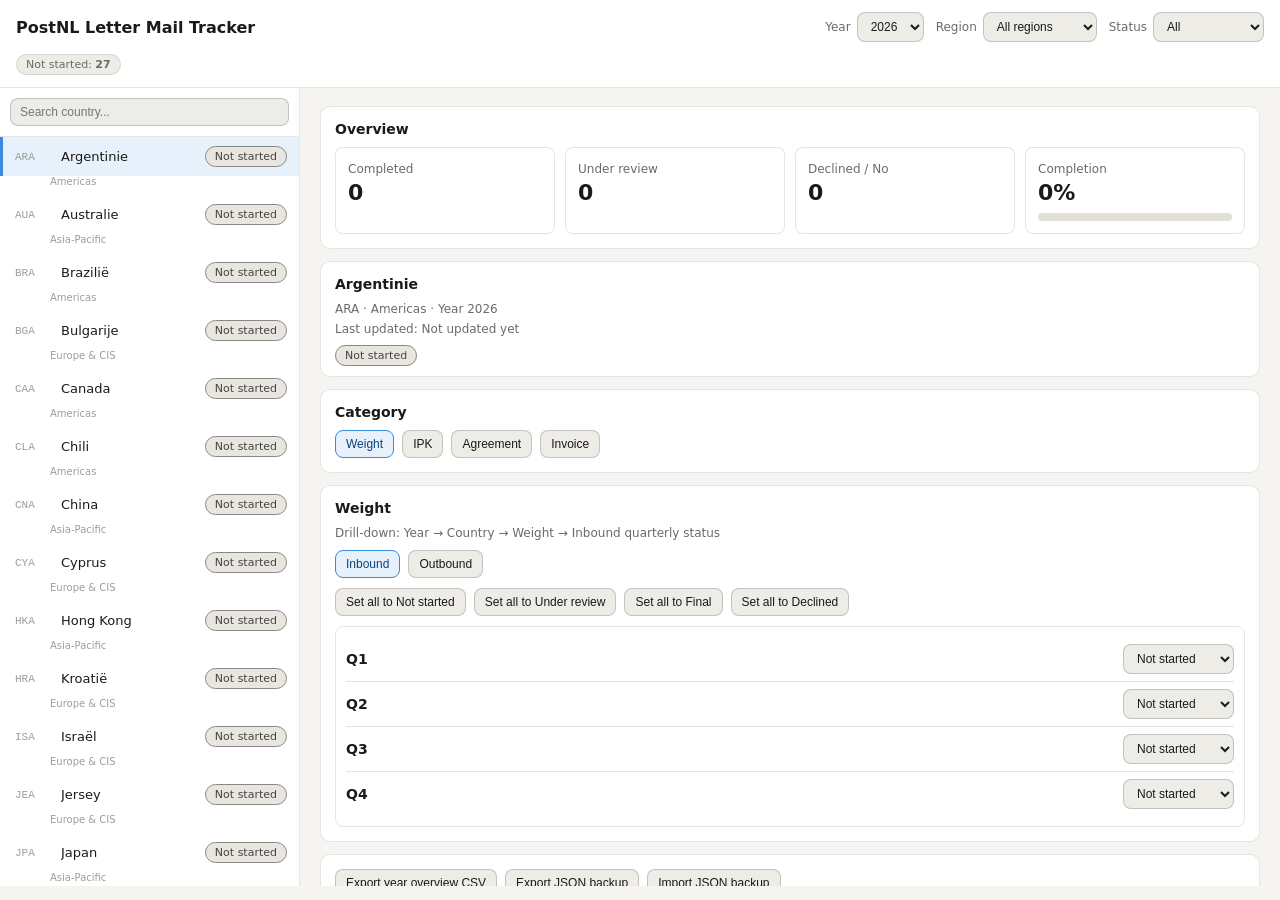
<file: index.html>
<!DOCTYPE html>
<html lang="en">
<head>
  <meta charset="UTF-8">
  <meta name="viewport" content="width=device-width, initial-scale=1.0">
  <title>PostNL Letter Mail Tracker</title>
  <link rel="stylesheet" href="./styles/styles.css">
</head>
<body>
  <div class="topbar">
    <h1>PostNL Letter Mail Tracker</h1>
    <div class="ctrl">
      <label for="year-sel">Year</label>
      <select id="year-sel" class="sel"></select>
    </div>
    <div class="ctrl">
      <label for="region-filter">Region</label>
      <select id="region-filter" class="sel"></select>
    </div>
    <div class="ctrl">
      <label for="status-filter">Status</label>
      <select id="status-filter" class="sel"></select>
    </div>
    <div class="sum-chips" id="sum-chips"></div>
  </div>

  <div class="main">
    <aside class="sidebar">
      <div class="sidebar-search">
        <input class="txt" id="search-box" type="text" placeholder="Search country...">
      </div>
      <div class="sidebar-scroll" id="sidebar-list"></div>
    </aside>
    <main class="detail" id="detail-panel"></main>
  </div>

  <script type="module" src="./js/app.js"></script>
</body>
</html>
</file>
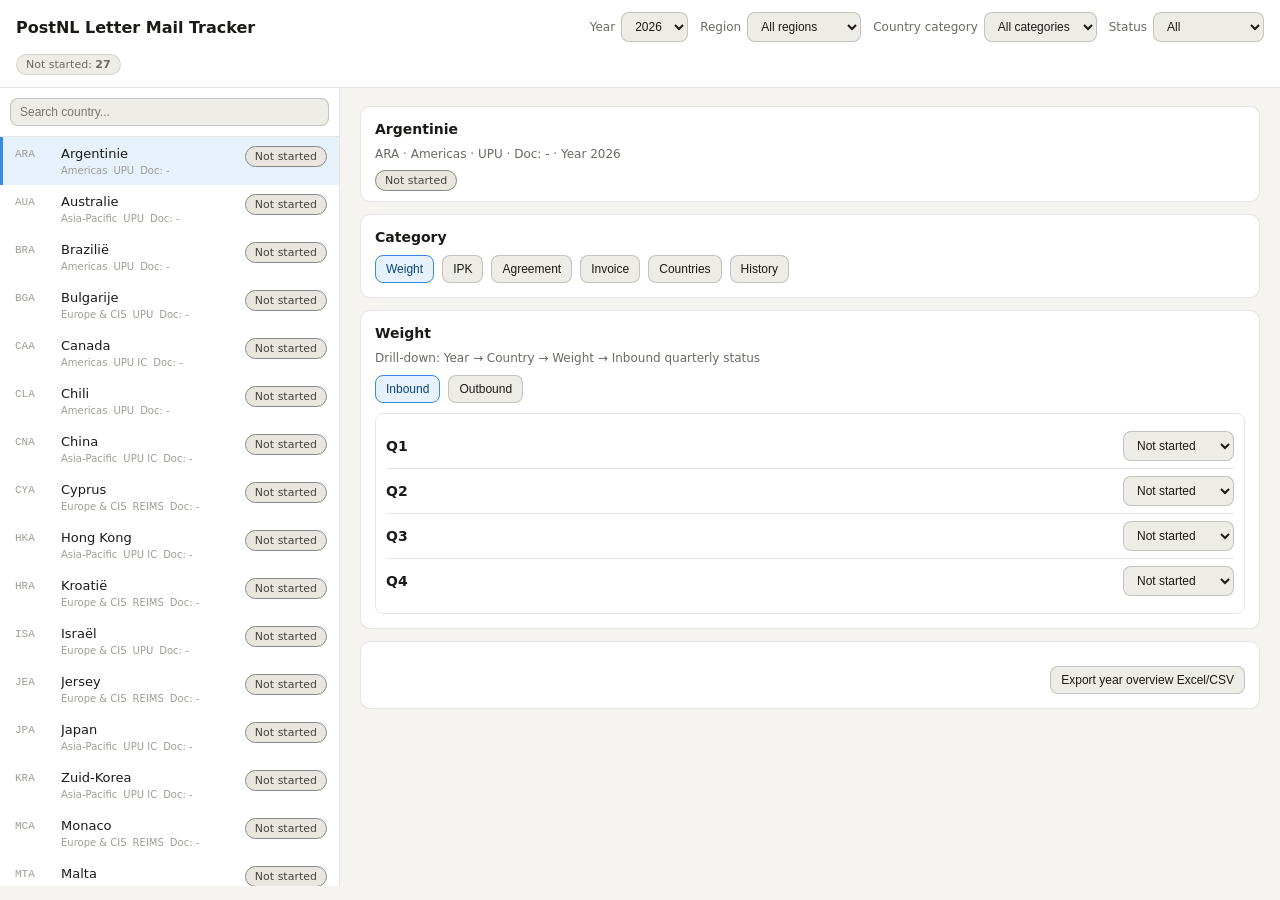
<file: postnl_ipk_tracker.html>
<!DOCTYPE html>
<html lang="en">
<head>
<meta charset="UTF-8">
<meta name="viewport" content="width=device-width, initial-scale=1.0">
<title>PostNL Letter Mail Tracker</title>
<style>
  :root {
    --bg: #f5f4f0; --bg2: #ffffff; --bg3: #eeece6;
    --border: rgba(0,0,0,.1); --border2: rgba(0,0,0,.18);
    --text: #1a1a18; --text2: #6b6a65; --text3: #9e9d97;
    --radius: 8px;
  }
  * { box-sizing: border-box; margin: 0; padding: 0; }
  body { font-family: "Segoe UI", system-ui, sans-serif; background: var(--bg); color: var(--text); font-size: 14px; }
  .topbar { background: var(--bg2); border-bottom: 1px solid var(--border); padding: 12px 16px; display: flex; gap: 12px; align-items: center; flex-wrap: wrap; }
  .topbar h1 { font-size: 16px; margin-right: auto; }
  .ctrl { display: flex; align-items: center; gap: 6px; }
  .ctrl label { font-size: 12px; color: var(--text2); }
  .sel, .txt, .area {
    border: 1px solid var(--border2); border-radius: var(--radius);
    background: var(--bg3); color: var(--text); padding: 6px 9px; font-size: 12px;
  }
  .sum-chips { display: flex; gap: 6px; flex-wrap: wrap; width: 100%; }
  .chip { font-size: 11px; border: 1px solid var(--border); background: var(--bg3); color: var(--text2); border-radius: 20px; padding: 3px 9px; }

  .main { display: flex; height: calc(100vh - 102px); }
  .sidebar { width: 340px; min-width: 340px; border-right: 1px solid var(--border); background: var(--bg2); display: flex; flex-direction: column; }
  .sidebar-search { padding: 10px; border-bottom: 1px solid var(--border); }
  .sidebar-search input { width: 100%; }
  .sidebar-scroll { overflow-y: auto; flex: 1; }
  .country-row { display: flex; align-items: flex-start; gap: 8px; padding: 9px 12px; cursor: pointer; border-left: 3px solid transparent; }
  .country-row:hover { background: var(--bg3); }
  .country-row.active { border-left-color: #378add; background: #e6f1fb; }
  .c-code { width: 38px; color: var(--text3); font-size: 11px; font-family: Consolas, "Courier New", monospace; padding-top: 2px; }
  .c-main { flex: 1; min-width: 0; }
  .c-name { font-size: 13px; white-space: nowrap; overflow: hidden; text-overflow: ellipsis; }
  .c-meta { display: flex; gap: 6px; flex-wrap: wrap; margin-top: 4px; }
  .c-sub { font-size: 10px; color: var(--text3); }
  .detail { flex: 1; padding: 18px 20px; overflow-y: auto; }
  .section { border: 1px solid var(--border); background: var(--bg2); border-radius: 10px; padding: 14px; margin-bottom: 12px; }
  .section h2 { font-size: 14px; margin-bottom: 10px; }
  .tabs, .subtabs { display: flex; gap: 8px; flex-wrap: wrap; }
  .tab, .subtab, .btn {
    border: 1px solid var(--border2); border-radius: var(--radius);
    background: var(--bg3); color: var(--text); padding: 6px 10px; font-size: 12px; cursor: pointer;
  }
  .tab.active, .subtab.active { background: #e6f1fb; border-color: #378add; color: #0c447c; }
  .grid { display: grid; grid-template-columns: repeat(2, minmax(0, 1fr)); gap: 10px; }
  .item { border: 1px solid var(--border); border-radius: var(--radius); padding: 10px; }
  .item-title { font-size: 12px; color: var(--text2); margin-bottom: 6px; }
  .kv { display: flex; gap: 8px; align-items: center; justify-content: space-between; padding: 7px 0; border-bottom: 1px solid var(--border); }
  .kv:last-child { border-bottom: 0; }
  .badge { font-size: 11px; border-radius: 20px; padding: 3px 9px; border: 1px solid transparent; white-space: nowrap; }
  .b-not-started { background: #e8e6df; color: #444; border-color: #888; }
  .b-under-review { background: #faeeda; color: #633806; border-color: #ba7517; }
  .b-final { background: #eaf3de; color: #27500a; border-color: #639922; }
  .b-declined { background: #fcebeb; color: #791f1f; border-color: #e24b4a; }
  .b-yes { background: #eaf3de; color: #27500a; border-color: #639922; }
  .b-no { background: #fcebeb; color: #791f1f; border-color: #e24b4a; }
  .muted { color: var(--text2); font-size: 12px; }
  .empty { color: var(--text3); font-style: italic; }
  .export-row { margin-top: 10px; display: flex; justify-content: flex-end; gap: 8px; flex-wrap: wrap; }
  .table-wrap { overflow-x: auto; }
  table { width: 100%; border-collapse: collapse; }
  th, td { border-bottom: 1px solid var(--border); padding: 8px; text-align: left; font-size: 12px; vertical-align: top; }
  th { color: var(--text2); background: var(--bg3); }
  .mini-btn {
    border: 1px solid var(--border2); border-radius: 6px; background: var(--bg3);
    padding: 4px 8px; font-size: 11px; cursor: pointer;
  }
</style>
</head>
<body>
<div class="topbar">
  <h1>PostNL Letter Mail Tracker</h1>
  <div class="ctrl">
    <label for="year-sel">Year</label>
    <select id="year-sel" class="sel" onchange="onYearChange(this.value)"></select>
  </div>
  <div class="ctrl">
    <label for="region-filter">Region</label>
    <select id="region-filter" class="sel" onchange="renderAll()"></select>
  </div>
  <div class="ctrl">
    <label for="category-filter">Country category</label>
    <select id="category-filter" class="sel" onchange="renderAll()"></select>
  </div>
  <div class="ctrl">
    <label for="status-filter">Status</label>
    <select id="status-filter" class="sel" onchange="renderAll()">
      <option>All</option>
      <option>Not started</option>
      <option>Under review</option>
      <option>Final</option>
      <option>Declined</option>
      <option>Yes</option>
      <option>No</option>
    </select>
  </div>
  <div class="sum-chips" id="sum-chips"></div>
</div>

<div class="main">
  <aside class="sidebar">
    <div class="sidebar-search">
      <input class="txt" id="search-box" type="text" placeholder="Search country..." oninput="renderAll()">
    </div>
    <div class="sidebar-scroll" id="sidebar-list"></div>
  </aside>
  <main class="detail" id="detail-panel"></main>
</div>

<script>
const CURRENT_USER = 'Elham6461';

const INITIAL_COUNTRIES = [
  {code:'ARA',name:'Argentinie',note:'',region:'Americas',category:'UPU',documentCode:'',extraField1:'',extraField2:''},
  {code:'AUA',name:'Australie',note:'',region:'Asia-Pacific',category:'UPU',documentCode:'',extraField1:'',extraField2:''},
  {code:'BRA',name:'Brazilië',note:'',region:'Americas',category:'UPU',documentCode:'',extraField1:'',extraField2:''},
  {code:'BGA',name:'Bulgarije',note:'',region:'Europe & CIS',category:'UPU',documentCode:'',extraField1:'',extraField2:''},
  {code:'CAA',name:'Canada',note:'',region:'Americas',category:'UPU IC',documentCode:'',extraField1:'',extraField2:''},
  {code:'CLA',name:'Chili',note:'',region:'Americas',category:'UPU',documentCode:'',extraField1:'',extraField2:''},
  {code:'CNA',name:'China',note:'',region:'Asia-Pacific',category:'UPU IC',documentCode:'',extraField1:'',extraField2:''},
  {code:'CYA',name:'Cyprus',note:'',region:'Europe & CIS',category:'REIMS',documentCode:'',extraField1:'',extraField2:''},
  {code:'HKA',name:'Hong Kong',note:'',region:'Asia-Pacific',category:'UPU IC',documentCode:'',extraField1:'',extraField2:''},
  {code:'HRA',name:'Kroatië',note:'e53 IPEP',region:'Europe & CIS',category:'REIMS',documentCode:'',extraField1:'',extraField2:''},
  {code:'ISA',name:'Israël',note:'',region:'Europe & CIS',category:'UPU',documentCode:'',extraField1:'',extraField2:''},
  {code:'JEA',name:'Jersey',note:'excl GBHATA',region:'Europe & CIS',category:'REIMS',documentCode:'',extraField1:'',extraField2:''},
  {code:'JPA',name:'Japan',note:'',region:'Asia-Pacific',category:'UPU IC',documentCode:'',extraField1:'',extraField2:''},
  {code:'KRA',name:'Zuid-Korea',note:'',region:'Asia-Pacific',category:'UPU IC',documentCode:'',extraField1:'',extraField2:''},
  {code:'MCA',name:'Monaco',note:'',region:'Europe & CIS',category:'REIMS',documentCode:'',extraField1:'',extraField2:''},
  {code:'MTA',name:'Malta',note:'',region:'Europe & CIS',category:'REIMS',documentCode:'',extraField1:'',extraField2:''},
  {code:'MXA',name:'Mexico',note:'',region:'Americas',category:'UPU',documentCode:'',extraField1:'',extraField2:''},
  {code:'MYA',name:'Maleisië',note:'',region:'Asia-Pacific',category:'UPU IC',documentCode:'',extraField1:'',extraField2:''},
  {code:'NZA',name:'New Zealand',note:'',region:'Asia-Pacific',category:'UPU',documentCode:'',extraField1:'',extraField2:''},
  {code:'RUA',name:'Rusland',note:'',region:'Europe & CIS',category:'UPU',documentCode:'',extraField1:'',extraField2:''},
  {code:'SGA',name:'Singapore',note:'',region:'Asia-Pacific',category:'UPU IC',documentCode:'',extraField1:'',extraField2:''},
  {code:'TRA',name:'Turkije',note:'',region:'Europe & CIS',category:'UPU',documentCode:'',extraField1:'',extraField2:''},
  {code:'TWA',name:'Taiwan',note:'',region:'Asia-Pacific',category:'UPU IC',documentCode:'',extraField1:'',extraField2:''},
  {code:'UKA',name:'Ukraine',note:'',region:'Europe & CIS',category:'UPU',documentCode:'',extraField1:'',extraField2:''},
  {code:'USA',name:'USA',note:'zonder IPEP',region:'Americas',category:'UPU IC',documentCode:'',extraField1:'',extraField2:''},
  {code:'VAA',name:'Vatican City',note:'geen sampling',region:'Europe & CIS',category:'REIMS',documentCode:'',extraField1:'',extraField2:''},
  {code:'ZAA',name:'Zuid-Afrika',note:'',region:'Africa',category:'UPU',documentCode:'',extraField1:'',extraField2:''}
];

const FLOW_STATUSES = ['Not started', 'Under review', 'Final', 'Declined'];
const YEARS = [String(new Date().getFullYear() - 1), String(new Date().getFullYear()), String(new Date().getFullYear() + 1)];
const CATEGORIES = ['Weight', 'IPK', 'Agreement', 'Invoice', 'Countries', 'History'];
const QUARTERS = ['Q1', 'Q2', 'Q3', 'Q4'];
const COUNTRY_CATEGORIES = ['REIMS', 'UPU', 'UPU IC', 'Other'];

let selectedYear = YEARS[1];
let countries = JSON.parse(JSON.stringify(INITIAL_COUNTRIES));
let selectedCountry = countries[0].code;
let activeCategory = 'Weight';
let activeDirection = 'Inbound';
let tracker = {};
let auditLog = [];

function defaultFlow() {
  return {Q1:'Not started', Q2:'Not started', Q3:'Not started', Q4:'Not started'};
}

function defaultRecord() {
  return {
    weight: {inbound: defaultFlow(), outbound: defaultFlow()},
    ipk: {inbound: defaultFlow(), outbound: defaultFlow()},
    agreement: {kg: 'No', uvcn73: 'No', cn6: 'No'},
    invoice: {status: 'Not started', note: ''}
  };
}

function getRecord(year, code) {
  if (!tracker[year]) tracker[year] = {};
  if (!tracker[year][code]) tracker[year][code] = defaultRecord();
  return tracker[year][code];
}

function getCountry(code) {
  return countries.find(c => c.code === code);
}

function addAuditEntry(countryCode, field, oldValue, newValue) {
  if (String(oldValue ?? '') === String(newValue ?? '')) return;
  auditLog.unshift({
    date: new Date().toISOString(),
    user: CURRENT_USER,
    countryCode,
    field,
    oldValue: oldValue ?? '',
    newValue: newValue ?? ''
  });
}

function toBadgeClass(status) {
  return 'b-' + status.toLowerCase().replace(/\s+/g, '-');
}

function summarizeFlow(flow) {
  const values = Object.values(flow);
  if (values.every(v => v === 'Not started')) return 'Not started';
  if (values.includes('Declined')) return 'Declined';
  if (values.includes('Under review')) return 'Under review';
  if (values.every(v => v === 'Final')) return 'Final';
  return 'Under review';
}

function summarizeAgreement(agreement) {
  return Object.values(agreement).every(v => v === 'Yes') ? 'Yes' : 'No';
}

function getContextStatus(record) {
  if (activeCategory === 'Weight') return summarizeFlow(record.weight[activeDirection.toLowerCase()]);
  if (activeCategory === 'IPK') return summarizeFlow(record.ipk[activeDirection.toLowerCase()]);
  if (activeCategory === 'Agreement') return summarizeAgreement(record.agreement);
  if (activeCategory === 'Countries' || activeCategory === 'History') return 'Not started';
  return record.invoice.status;
}

function onYearChange(year) {
  selectedYear = year;
  renderAll();
}

function setCategory(category) {
  activeCategory = category;
  if (category === 'Agreement' || category === 'Invoice' || category === 'Countries' || category === 'History') activeDirection = 'Inbound';
  renderAll();
}

function setDirection(direction) {
  activeDirection = direction;
  renderAll();
}

function updateQuarter(category, direction, quarter, value) {
  const record = getRecord(selectedYear, selectedCountry);
  const oldValue = record[category][direction][quarter];
  record[category][direction][quarter] = value;
  addAuditEntry(selectedCountry, `${category}.${direction}.${quarter}`, oldValue, value);
  renderAll();
}

function updateAgreement(key, value) {
  const record = getRecord(selectedYear, selectedCountry);
  const oldValue = record.agreement[key];
  record.agreement[key] = value;
  addAuditEntry(selectedCountry, `agreement.${key}`, oldValue, value);
  renderAll();
}

function updateInvoiceStatus(value) {
  const record = getRecord(selectedYear, selectedCountry);
  const oldValue = record.invoice.status;
  record.invoice.status = value;
  addAuditEntry(selectedCountry, 'invoice.status', oldValue, value);
  renderAll();
}

function updateInvoiceNote(value) {
  const record = getRecord(selectedYear, selectedCountry);
  const oldValue = record.invoice.note;
  record.invoice.note = value;
  addAuditEntry(selectedCountry, 'invoice.note', oldValue, value);
}

function updateCountryField(code, field, value) {
  const country = getCountry(code);
  if (!country) return;
  const normalizedValue = field === 'code' ? value.toUpperCase() : value;
  const oldValue = country[field] || '';
  if (field === 'code') {
    const newCode = normalizedValue.trim();
    if (!newCode) return;
    if (newCode !== code && getCountry(newCode)) {
      alert('Country code already exists.');
      renderAll();
      return;
    }
    country.code = newCode;
    Object.keys(tracker).forEach(year => {
      if (tracker[year] && tracker[year][code]) {
        tracker[year][newCode] = tracker[year][code];
        delete tracker[year][code];
      }
    });
    if (selectedCountry === code) selectedCountry = newCode;
  } else {
    country[field] = normalizedValue;
  }
  addAuditEntry(country.code, `country.${field}`, oldValue, normalizedValue);
  initControls();
  renderAll();
}

function addCountryRow() {
  const codeInput = prompt('Enter country code (example: DEA)');
  if (!codeInput) return;
  const code = codeInput.trim().toUpperCase();
  if (getCountry(code)) {
    alert('Country code already exists.');
    return;
  }
  const nameInput = prompt('Enter country name');
  if (!nameInput) return;
  const newCountry = {
    code,
    name: nameInput.trim(),
    note: '',
    region: 'Europe & CIS',
    category: 'Other',
    documentCode: '',
    extraField1: '',
    extraField2: ''
  };
  countries.push(newCountry);
  selectedCountry = newCountry.code;
  addAuditEntry(newCountry.code, 'country.created', '', JSON.stringify(newCountry));
  initControls();
  renderAll();
}

function removeCountryRow(code) {
  const country = getCountry(code);
  if (!country) return;
  if (!confirm(`Delete ${country.name} (${country.code})?`)) return;
  countries = countries.filter(c => c.code !== code);
  Object.keys(tracker).forEach(year => {
    if (tracker[year] && tracker[year][code]) delete tracker[year][code];
  });
  addAuditEntry(code, 'country.deleted', JSON.stringify(country), '');
  if (selectedCountry === code) {
    selectedCountry = countries[0] ? countries[0].code : '';
  }
  initControls();
  renderAll();
}

function parseCSVLine(line) {
  const result = [];
  let current = '';
  let inQuotes = false;
  for (let i = 0; i < line.length; i += 1) {
    const char = line[i];
    const nextChar = line[i + 1];
    if (char === '"') {
      if (inQuotes && nextChar === '"') {
        current += '"';
        i += 1;
      } else {
        inQuotes = !inQuotes;
      }
    } else if (char === ',' && !inQuotes) {
      result.push(current);
      current = '';
    } else {
      current += char;
    }
  }
  result.push(current);
  return result.map(value => value.trim());
}

function importCountriesFile(event) {
  const file = event.target.files && event.target.files[0];
  if (!file) return;
  const fileName = file.name.toLowerCase();
  if (!fileName.endsWith('.csv')) {
    alert('Please upload a CSV file. Excel can save files as CSV.');
    event.target.value = '';
    return;
  }
  const reader = new FileReader();
  reader.onload = function(e) {
    const text = String(e.target.result || '');
    const lines = text.split(/\r?\n/).filter(line => line.trim() !== '');
    if (lines.length < 2) {
      alert('The CSV file is empty.');
      event.target.value = '';
      return;
    }
    const headers = parseCSVLine(lines[0]).map(h => h.toLowerCase());
    const headerIndex = key => headers.indexOf(key);
    if (headerIndex('code') === -1 || headerIndex('country') === -1) {
      alert('CSV must contain at least the columns: Code and Country.');
      event.target.value = '';
      return;
    }

    let added = 0;
    let updated = 0;

    for (let i = 1; i < lines.length; i += 1) {
      const values = parseCSVLine(lines[i]);
      const code = (values[headerIndex('code')] || '').trim().toUpperCase();
      const name = (values[headerIndex('country')] || '').trim();
      if (!code || !name) continue;

      const incoming = {
        code,
        name,
        region: (headerIndex('region') >= 0 ? values[headerIndex('region')] : '') || 'Europe & CIS',
        category: (headerIndex('category') >= 0 ? values[headerIndex('category')] : '') || 'Other',
        documentCode: (headerIndex('document code') >= 0 ? values[headerIndex('document code')] : '') || '',
        note: (headerIndex('note') >= 0 ? values[headerIndex('note')] : '') || '',
        extraField1: (headerIndex('extra field 1') >= 0 ? values[headerIndex('extra field 1')] : '') || '',
        extraField2: (headerIndex('extra field 2') >= 0 ? values[headerIndex('extra field 2')] : '') || ''
      };

      const existing = getCountry(code);
      if (existing) {
        ['name', 'region', 'category', 'documentCode', 'note', 'extraField1', 'extraField2'].forEach(field => {
          const oldValue = existing[field] || '';
          const newValue = incoming[field] || '';
          if (oldValue !== newValue) {
            existing[field] = newValue;
            addAuditEntry(code, `country.${field}`, oldValue, newValue);
          }
        });
        updated += 1;
      } else {
        countries.push(incoming);
        addAuditEntry(code, 'country.imported', '', JSON.stringify(incoming));
        added += 1;
      }
    }

    initControls();
    renderAll();
    alert(`Import complete. Added: ${added}, Updated: ${updated}`);
    event.target.value = '';
  };
  reader.readAsText(file);
}

function downloadCSV(rows, fileName) {
  const csv = rows.map(r => r.map(v => `"${String(v || '').replace(/"/g, '""')}"`).join(',')).join('\n');
  const a = document.createElement('a');
  a.href = 'data:text/csv;charset=utf-8,' + encodeURIComponent(csv);
  a.download = fileName;
  a.click();
}

function exportYearCSV() {
  const rows = [[
    'Year', 'Code', 'Country', 'Region', 'Country Category', 'Document Code', 'Note', 'Extra Field 1', 'Extra Field 2',
    'Weight Inbound', 'Weight Outbound', 'IPK Inbound', 'IPK Outbound', 'Agreement', 'Invoice'
  ]];
  countries.forEach(country => {
    const record = getRecord(selectedYear, country.code);
    rows.push([
      selectedYear,
      country.code,
      country.name,
      country.region,
      country.category,
      country.documentCode,
      country.note,
      country.extraField1,
      country.extraField2,
      summarizeFlow(record.weight.inbound),
      summarizeFlow(record.weight.outbound),
      summarizeFlow(record.ipk.inbound),
      summarizeFlow(record.ipk.outbound),
      summarizeAgreement(record.agreement),
      record.invoice.status
    ]);
  });
  downloadCSV(rows, `PostNL_Letter_Mail_${selectedYear}.csv`);
}

function exportCountriesCSV() {
  const rows = [['Code', 'Country', 'Region', 'Category', 'Document Code', 'Note', 'Extra Field 1', 'Extra Field 2']];
  countries.forEach(country => {
    rows.push([
      country.code,
      country.name,
      country.region,
      country.category,
      country.documentCode,
      country.note,
      country.extraField1,
      country.extraField2
    ]);
  });
  downloadCSV(rows, 'PostNL_Countries_Master.csv');
}

function exportAuditCSV() {
  const rows = [['Date', 'User', 'Country Code', 'Field', 'Old Value', 'New Value']];
  auditLog.forEach(entry => {
    rows.push([entry.date, entry.user, entry.countryCode, entry.field, entry.oldValue, entry.newValue]);
  });
  downloadCSV(rows, 'PostNL_Audit_Log.csv');
}

function filteredCountries() {
  const q = document.getElementById('search-box').value.toLowerCase();
  const region = document.getElementById('region-filter').value;
  const categoryFilter = document.getElementById('category-filter').value;
  const statusFilter = document.getElementById('status-filter').value;
  return countries.filter(country => {
    if (q && !country.name.toLowerCase().includes(q) && !country.code.toLowerCase().includes(q) && !(country.documentCode || '').toLowerCase().includes(q)) return false;
    if (region !== 'All regions' && country.region !== region) return false;
    if (categoryFilter !== 'All categories' && country.category !== categoryFilter) return false;
    if (activeCategory !== 'Countries' && activeCategory !== 'History') {
      const status = getContextStatus(getRecord(selectedYear, country.code));
      if (statusFilter !== 'All' && status !== statusFilter) return false;
    }
    return true;
  });
}

function renderSummary() {
  const counts = {};
  const statusOptions = activeCategory === 'Agreement' ? ['Yes', 'No'] : FLOW_STATUSES;
  statusOptions.forEach(status => counts[status] = 0);
  countries.forEach(country => {
    const status = getContextStatus(getRecord(selectedYear, country.code));
    if (counts[status] !== undefined) counts[status] += 1;
  });
  document.getElementById('sum-chips').innerHTML = statusOptions
    .filter(status => counts[status] > 0)
    .map(status => `<span class="chip">${status}: <strong>${counts[status]}</strong></span>`)
    .join('');
}

function renderSidebar() {
  const list = filteredCountries();
  if (!list.some(country => country.code === selectedCountry)) {
    selectedCountry = list[0] ? list[0].code : '';
  }
  document.getElementById('sidebar-list').innerHTML = list.length === 0
    ? '<div style="padding:12px" class="empty">No countries match the selected filters.</div>'
    : list.map(country => {
      const status = getContextStatus(getRecord(selectedYear, country.code));
      return `
        <div class="country-row${country.code===selectedCountry ? ' active' : ''}" onclick="selectedCountry='${country.code}'; renderAll();">
          <span class="c-code">${country.code}</span>
          <div class="c-main">
            <div class="c-name">${country.name}</div>
            <div class="c-meta">
              <span class="c-sub">${country.region}</span>
              <span class="c-sub">${country.category}</span>
              <span class="c-sub">Doc: ${country.documentCode || '-'}</span>
            </div>
          </div>
          <span class="badge ${toBadgeClass(status)}">${status}</span>
        </div>`;
    }).join('');
}

function renderCategoryTabs() {
  return `<div class="tabs">${CATEGORIES.map(category => `
    <button class="tab${activeCategory===category?' active':''}" onclick="setCategory('${category}')">${category}</button>
  `).join('')}</div>`;
}

function renderWeightOrIpk(record, categoryKey, title) {
  const directionKey = activeDirection.toLowerCase();
  const flow = record[categoryKey][directionKey];
  return `
    <div class="section">
      <h2>${title}</h2>
      <div class="muted" style="margin-bottom:10px">Drill-down: Year → Country → ${title} → ${activeDirection} quarterly status</div>
      <div class="subtabs" style="margin-bottom:10px">
        <button class="subtab${activeDirection==='Inbound'?' active':''}" onclick="setDirection('Inbound')">Inbound</button>
        <button class="subtab${activeDirection==='Outbound'?' active':''}" onclick="setDirection('Outbound')">Outbound</button>
      </div>
      <div class="item">
        ${QUARTERS.map(quarter => `
          <div class="kv">
            <strong>${quarter}</strong>
            <select class="sel" onchange="updateQuarter('${categoryKey}','${directionKey}','${quarter}', this.value)">
              ${FLOW_STATUSES.map(status => `<option value="${status}"${flow[quarter]===status?' selected':''}>${status}</option>`).join('')}
            </select>
          </div>
        `).join('')}
      </div>
    </div>`;
}

function renderAgreement(record) {
  const items = [
    {key:'kg', label:'Agreement Kg'},
    {key:'uvcn73', label:'Agreement UV CN73'},
    {key:'cn6', label:'Agreement CN6'}
  ];
  return `
    <div class="section">
      <h2>Agreement</h2>
      <div class="muted" style="margin-bottom:10px">Yearly contract status (Yes/No)</div>
      <div class="item">
        ${items.map(item => `
          <div class="kv">
            <span>${item.label}</span>
            <select class="sel" onchange="updateAgreement('${item.key}', this.value)">
              <option value="No"${record.agreement[item.key]==='No'?' selected':''}>No</option>
              <option value="Yes"${record.agreement[item.key]==='Yes'?' selected':''}>Yes</option>
            </select>
          </div>
        `).join('')}
      </div>
    </div>`;
}

function renderInvoice(record) {
  return `
    <div class="section">
      <h2>Invoice</h2>
      <div class="muted" style="margin-bottom:10px">One yearly invoice record per country</div>
      <div class="grid">
        <div class="item">
          <div class="item-title">Invoice status</div>
          <select class="sel" onchange="updateInvoiceStatus(this.value)">
            ${FLOW_STATUSES.map(status => `<option value="${status}"${record.invoice.status===status?' selected':''}>${status}</option>`).join('')}
          </select>
        </div>
        <div class="item">
          <div class="item-title">Notes</div>
          <textarea class="area" style="width:100%;min-height:74px" placeholder="Optional invoice note..." oninput="updateInvoiceNote(this.value)">${record.invoice.note || ''}</textarea>
        </div>
      </div>
    </div>`;
}

function renderCountriesAdmin() {
  return `
    <div class="section">
      <h2>Countries master table</h2>
      <div class="muted" style="margin-bottom:10px">Manage country category, document code and unique country fields.</div>
      <div class="export-row" style="justify-content:flex-start; margin-bottom:10px;">
        <button class="btn" onclick="addCountryRow()">Add new country</button>
        <button class="btn" onclick="document.getElementById('countries-import').click()">Import countries CSV</button>
        <button class="btn" onclick="exportCountriesCSV()">Export countries Excel/CSV</button>
        <input id="countries-import" type="file" accept=".csv" style="display:none" onchange="importCountriesFile(event)">
      </div>
      <div class="muted" style="margin-bottom:10px">Import supported columns: Code, Country, Region, Category, Document Code, Note, Extra Field 1, Extra Field 2</div>
      <div class="table-wrap">
        <table>
          <thead>
            <tr>
              <th>Code</th>
              <th>Country</th>
              <th>Region</th>
              <th>Category</th>
              <th>Document code</th>
              <th>Note</th>
              <th>Extra field 1</th>
              <th>Extra field 2</th>
              <th>Action</th>
            </tr>
          </thead>
          <tbody>
            ${countries.map(country => `
              <tr>
                <td><input class="txt" value="${country.code}" onchange="updateCountryField('${country.code}', 'code', this.value)"></td>
                <td><input class="txt" value="${country.name}" onchange="updateCountryField('${country.code}', 'name', this.value)"></td>
                <td><input class="txt" value="${country.region}" onchange="updateCountryField('${country.code}', 'region', this.value)"></td>
                <td>
                  <select class="sel" onchange="updateCountryField('${country.code}', 'category', this.value)">
                    ${COUNTRY_CATEGORIES.map(category => `<option value="${category}"${country.category===category?' selected':''}>${category}</option>`).join('')}
                  </select>
                </td>
                <td><input class="txt" value="${country.documentCode || ''}" onchange="updateCountryField('${country.code}', 'documentCode', this.value)"></td>
                <td><input class="txt" value="${country.note || ''}" onchange="updateCountryField('${country.code}', 'note', this.value)"></td>
                <td><input class="txt" value="${country.extraField1 || ''}" onchange="updateCountryField('${country.code}', 'extraField1', this.value)"></td>
                <td><input class="txt" value="${country.extraField2 || ''}" onchange="updateCountryField('${country.code}', 'extraField2', this.value)"></td>
                <td><button class="mini-btn" onclick="removeCountryRow('${country.code}')">Delete</button></td>
              </tr>
            `).join('')}
          </tbody>
        </table>
      </div>
    </div>`;
}

function renderHistory() {
  return `
    <div class="section">
      <h2>Change history</h2>
      <div class="muted" style="margin-bottom:10px">Shows who made the change and on which date.</div>
      <div class="export-row" style="justify-content:flex-start; margin-bottom:10px;">
        <button class="btn" onclick="exportAuditCSV()">Export history Excel/CSV</button>
      </div>
      <div class="table-wrap">
        <table>
          <thead>
            <tr>
              <th>Date</th>
              <th>User</th>
              <th>Country</th>
              <th>Field</th>
              <th>Old value</th>
              <th>New value</th>
            </tr>
          </thead>
          <tbody>
            ${auditLog.length === 0 ? '<tr><td colspan="6" class="empty">No changes recorded yet.</td></tr>' : auditLog.map(entry => `
              <tr>
                <td>${new Date(entry.date).toLocaleString()}</td>
                <td>${entry.user}</td>
                <td>${entry.countryCode}</td>
                <td>${entry.field}</td>
                <td>${entry.oldValue || '-'}</td>
                <td>${entry.newValue || '-'}</td>
              </tr>
            `).join('')}
          </tbody>
        </table>
      </div>
    </div>`;
}

function renderDetail() {
  const panel = document.getElementById('detail-panel');
  if (activeCategory === 'Countries') {
    panel.innerHTML = `
      <div class="section">
        <h2>Administration</h2>
        <div class="muted">Use this section to maintain the countries master data.</div>
      </div>
      <div class="section">
        <h2>Category</h2>
        ${renderCategoryTabs()}
      </div>
      ${renderCountriesAdmin()}`;
    return;
  }
  if (activeCategory === 'History') {
    panel.innerHTML = `
      <div class="section">
        <h2>Audit</h2>
        <div class="muted">Track changes by user and date.</div>
      </div>
      <div class="section">
        <h2>Category</h2>
        ${renderCategoryTabs()}
      </div>
      ${renderHistory()}`;
    return;
  }
  if (!selectedCountry) {
    panel.innerHTML = '<div class="section empty">No country selected for the current filters.</div>';
    return;
  }
  const country = getCountry(selectedCountry);
  const record = getRecord(selectedYear, selectedCountry);
  const status = getContextStatus(record);
  const categorySection = activeCategory === 'Weight'
    ? renderWeightOrIpk(record, 'weight', 'Weight')
    : activeCategory === 'IPK'
      ? renderWeightOrIpk(record, 'ipk', 'IPK')
      : activeCategory === 'Agreement'
        ? renderAgreement(record)
        : renderInvoice(record);
  panel.innerHTML = `
    <div class="section">
      <h2>${country.name}</h2>
      <div class="muted">${country.code}${country.note ? ' · ' + country.note : ''} · ${country.region} · ${country.category} · Doc: ${country.documentCode || '-'} · Year ${selectedYear}</div>
      <div style="margin-top:10px"><span class="badge ${toBadgeClass(status)}">${status}</span></div>
    </div>
    <div class="section">
      <h2>Category</h2>
      ${renderCategoryTabs()}
    </div>
    ${categorySection}
    <div class="section">
      <div class="export-row">
        <button class="btn" onclick="exportYearCSV()">Export year overview Excel/CSV</button>
      </div>
    </div>`;
}

function renderAll() {
  renderSummary();
  renderSidebar();
  renderDetail();
}

function initControls() {
  document.getElementById('year-sel').innerHTML = YEARS.map(year => `<option value="${year}"${year===selectedYear?' selected':''}>${year}</option>`).join('');
  const regions = ['All regions', ...new Set(countries.map(country => country.region))];
  document.getElementById('region-filter').innerHTML = regions.map(region => `<option>${region}</option>`).join('');
  const categories = ['All categories', ...new Set(countries.map(country => country.category))];
  document.getElementById('category-filter').innerHTML = categories.map(category => `<option>${category}</option>`).join('');
}

initControls();
renderAll();
</script>
</body>
</html>
</file>
<file: styles/styles.css>
:root {
  --bg: #f5f4f0;
  --bg2: #ffffff;
  --bg3: #eeece6;
  --border: rgba(0, 0, 0, 0.1);
  --border2: rgba(0, 0, 0, 0.18);
  --text: #1a1a18;
  --text2: #6b6a65;
  --text3: #9e9d97;
  --accent: #378add;
  --accent-bg: #e6f1fb;
  --radius: 8px;
}

* {
  box-sizing: border-box;
  margin: 0;
  padding: 0;
}

body {
  font-family: "Segoe UI", system-ui, sans-serif;
  background: var(--bg);
  color: var(--text);
  font-size: 14px;
}

.topbar {
  background: var(--bg2);
  border-bottom: 1px solid var(--border);
  padding: 12px 16px;
  display: flex;
  gap: 12px;
  align-items: center;
  flex-wrap: wrap;
  position: sticky;
  top: 0;
  z-index: 10;
}

.topbar h1 {
  font-size: 16px;
  margin-right: auto;
}

.ctrl {
  display: flex;
  align-items: center;
  gap: 6px;
}

.ctrl label {
  font-size: 12px;
  color: var(--text2);
}

.sel,
.txt,
.area {
  border: 1px solid var(--border2);
  border-radius: var(--radius);
  background: var(--bg3);
  color: var(--text);
  padding: 6px 9px;
  font-size: 12px;
}

.sum-chips {
  display: flex;
  gap: 6px;
  flex-wrap: wrap;
  width: 100%;
}

.chip {
  font-size: 11px;
  border: 1px solid var(--border);
  background: var(--bg3);
  color: var(--text2);
  border-radius: 20px;
  padding: 3px 9px;
}

.main {
  display: flex;
  height: calc(100vh - 102px);
}

.sidebar {
  width: 300px;
  min-width: 300px;
  border-right: 1px solid var(--border);
  background: var(--bg2);
  display: flex;
  flex-direction: column;
}

.sidebar-search {
  padding: 10px;
  border-bottom: 1px solid var(--border);
}

.sidebar-search input {
  width: 100%;
}

.sidebar-scroll {
  overflow-y: auto;
  flex: 1;
}

.country-row {
  display: flex;
  align-items: center;
  gap: 8px;
  padding: 9px 12px;
  cursor: pointer;
  border-left: 3px solid transparent;
}

.country-row:hover {
  background: var(--bg3);
}

.country-row.active {
  border-left-color: var(--accent);
  background: var(--accent-bg);
}

.c-code {
  width: 38px;
  color: var(--text3);
  font-size: 11px;
  font-family: Consolas, "Courier New", monospace;
}

.c-name {
  flex: 1;
  font-size: 13px;
  white-space: nowrap;
  overflow: hidden;
  text-overflow: ellipsis;
}

.c-region {
  font-size: 10px;
  color: var(--text3);
  padding: 0 12px 8px 50px;
}

.detail {
  flex: 1;
  padding: 18px 20px;
  overflow-y: auto;
}

.section {
  border: 1px solid var(--border);
  background: var(--bg2);
  border-radius: 10px;
  padding: 14px;
  margin-bottom: 12px;
}

.section h2 {
  font-size: 14px;
  margin-bottom: 10px;
}

.tabs,
.subtabs,
.toolbar-row {
  display: flex;
  gap: 8px;
  flex-wrap: wrap;
}

.tab,
.subtab,
.btn {
  border: 1px solid var(--border2);
  border-radius: var(--radius);
  background: var(--bg3);
  color: var(--text);
  padding: 6px 10px;
  font-size: 12px;
  cursor: pointer;
}

.tab.active,
.subtab.active {
  background: var(--accent-bg);
  border-color: var(--accent);
  color: #0c447c;
}

.grid {
  display: grid;
  grid-template-columns: repeat(2, minmax(0, 1fr));
  gap: 10px;
}

.item {
  border: 1px solid var(--border);
  border-radius: var(--radius);
  padding: 10px;
}

.item-title {
  font-size: 12px;
  color: var(--text2);
  margin-bottom: 6px;
}

.kv {
  display: flex;
  gap: 8px;
  align-items: center;
  justify-content: space-between;
  padding: 7px 0;
  border-bottom: 1px solid var(--border);
}

.kv:last-child {
  border-bottom: 0;
}

.badge {
  font-size: 11px;
  border-radius: 20px;
  padding: 3px 9px;
  border: 1px solid transparent;
  white-space: nowrap;
}

.b-not-started {
  background: #e8e6df;
  color: #444;
  border-color: #888;
}

.b-under-review {
  background: #faeeda;
  color: #633806;
  border-color: #ba7517;
}

.b-final,
.b-yes {
  background: #eaf3de;
  color: #27500a;
  border-color: #639922;
}

.b-declined,
.b-no {
  background: #fcebeb;
  color: #791f1f;
  border-color: #e24b4a;
}

.muted {
  color: var(--text2);
  font-size: 12px;
}

.empty {
  color: var(--text3);
  font-style: italic;
}

.export-row {
  margin-top: 10px;
  display: flex;
  justify-content: flex-end;
}

.dashboard {
  display: grid;
  grid-template-columns: repeat(4, minmax(0, 1fr));
  gap: 10px;
}

.stat-card {
  border: 1px solid var(--border);
  background: var(--bg2);
  border-radius: var(--radius);
  padding: 12px;
}

.stat-card strong {
  display: block;
  font-size: 22px;
  margin-top: 4px;
}

.progress-bar {
  width: 100%;
  height: 8px;
  background: #e3e0d8;
  border-radius: 999px;
  overflow: hidden;
  margin-top: 8px;
}

.progress-fill {
  height: 100%;
  background: var(--accent);
}

@media (max-width: 960px) {
  .main {
    flex-direction: column;
    height: auto;
  }

  .sidebar {
    width: 100%;
    min-width: 100%;
    max-height: 320px;
  }

  .grid,
  .dashboard {
    grid-template-columns: 1fr;
  }
}
</file>
